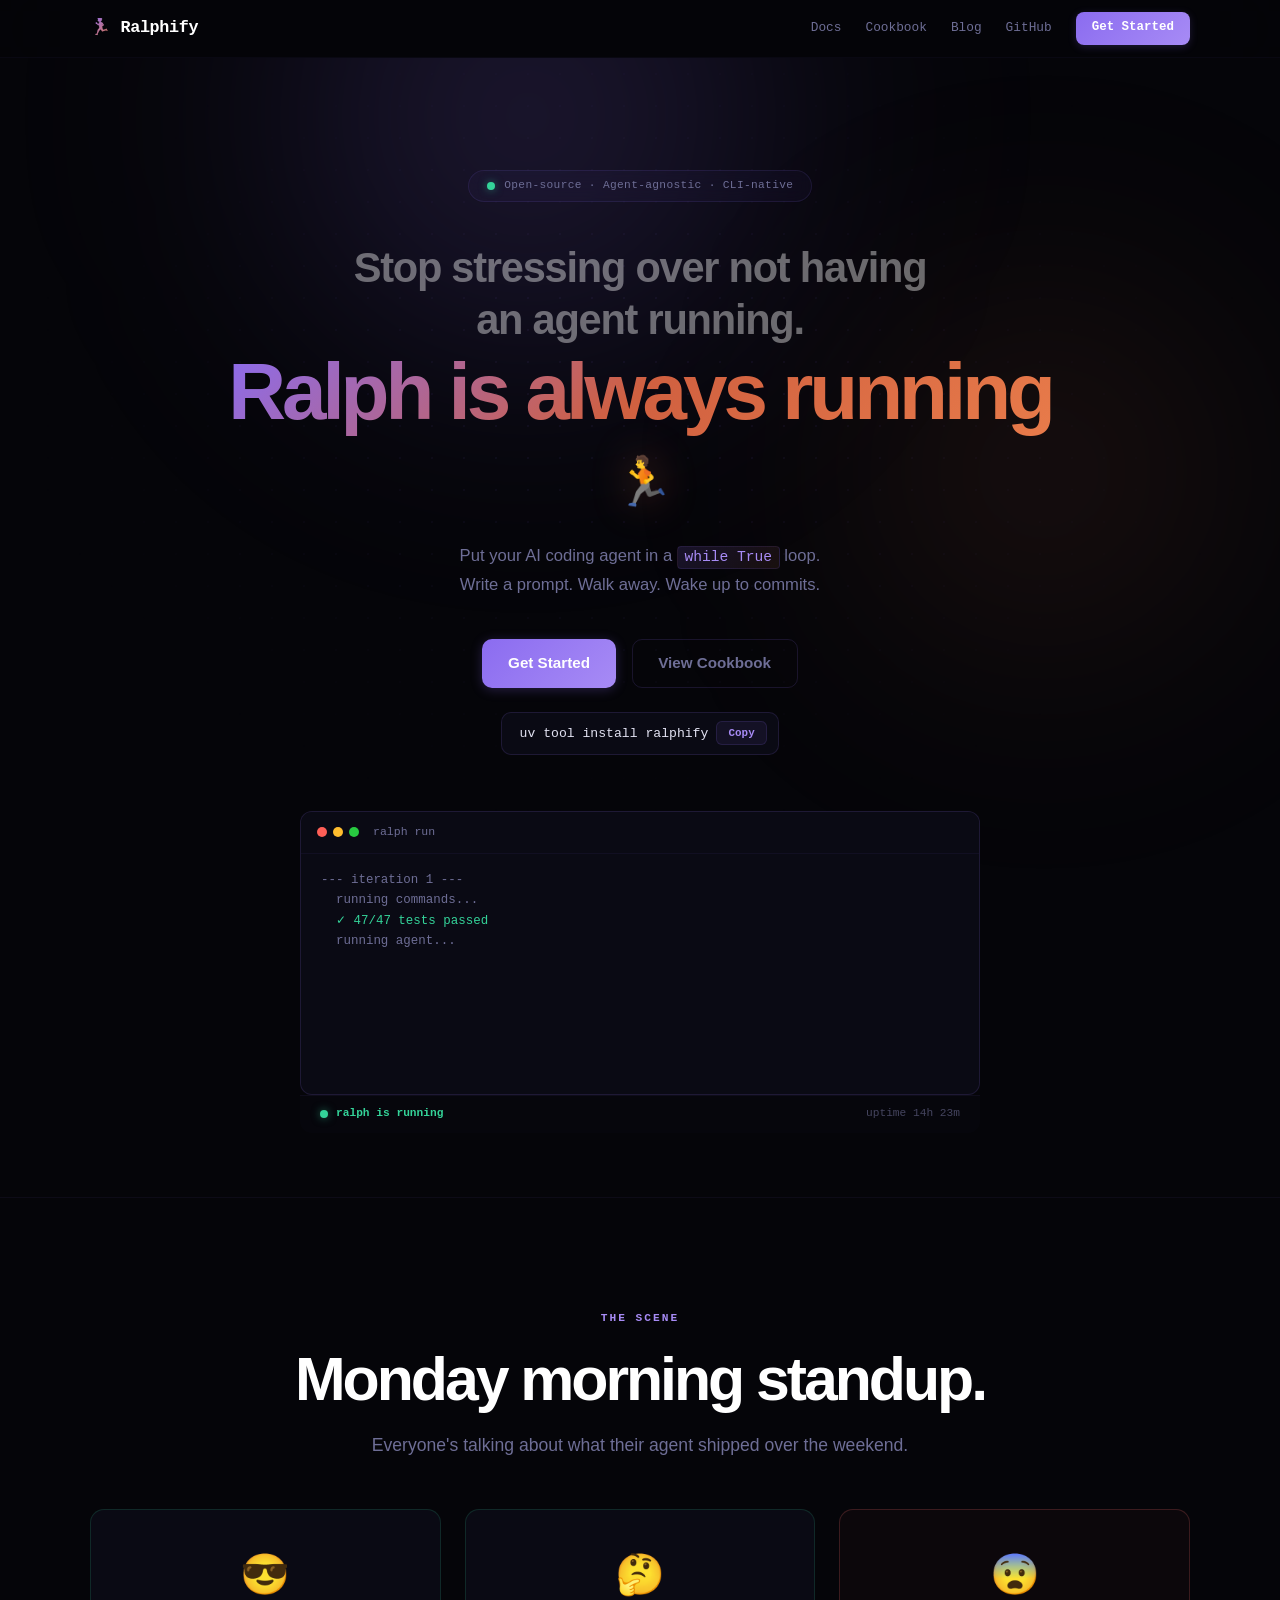
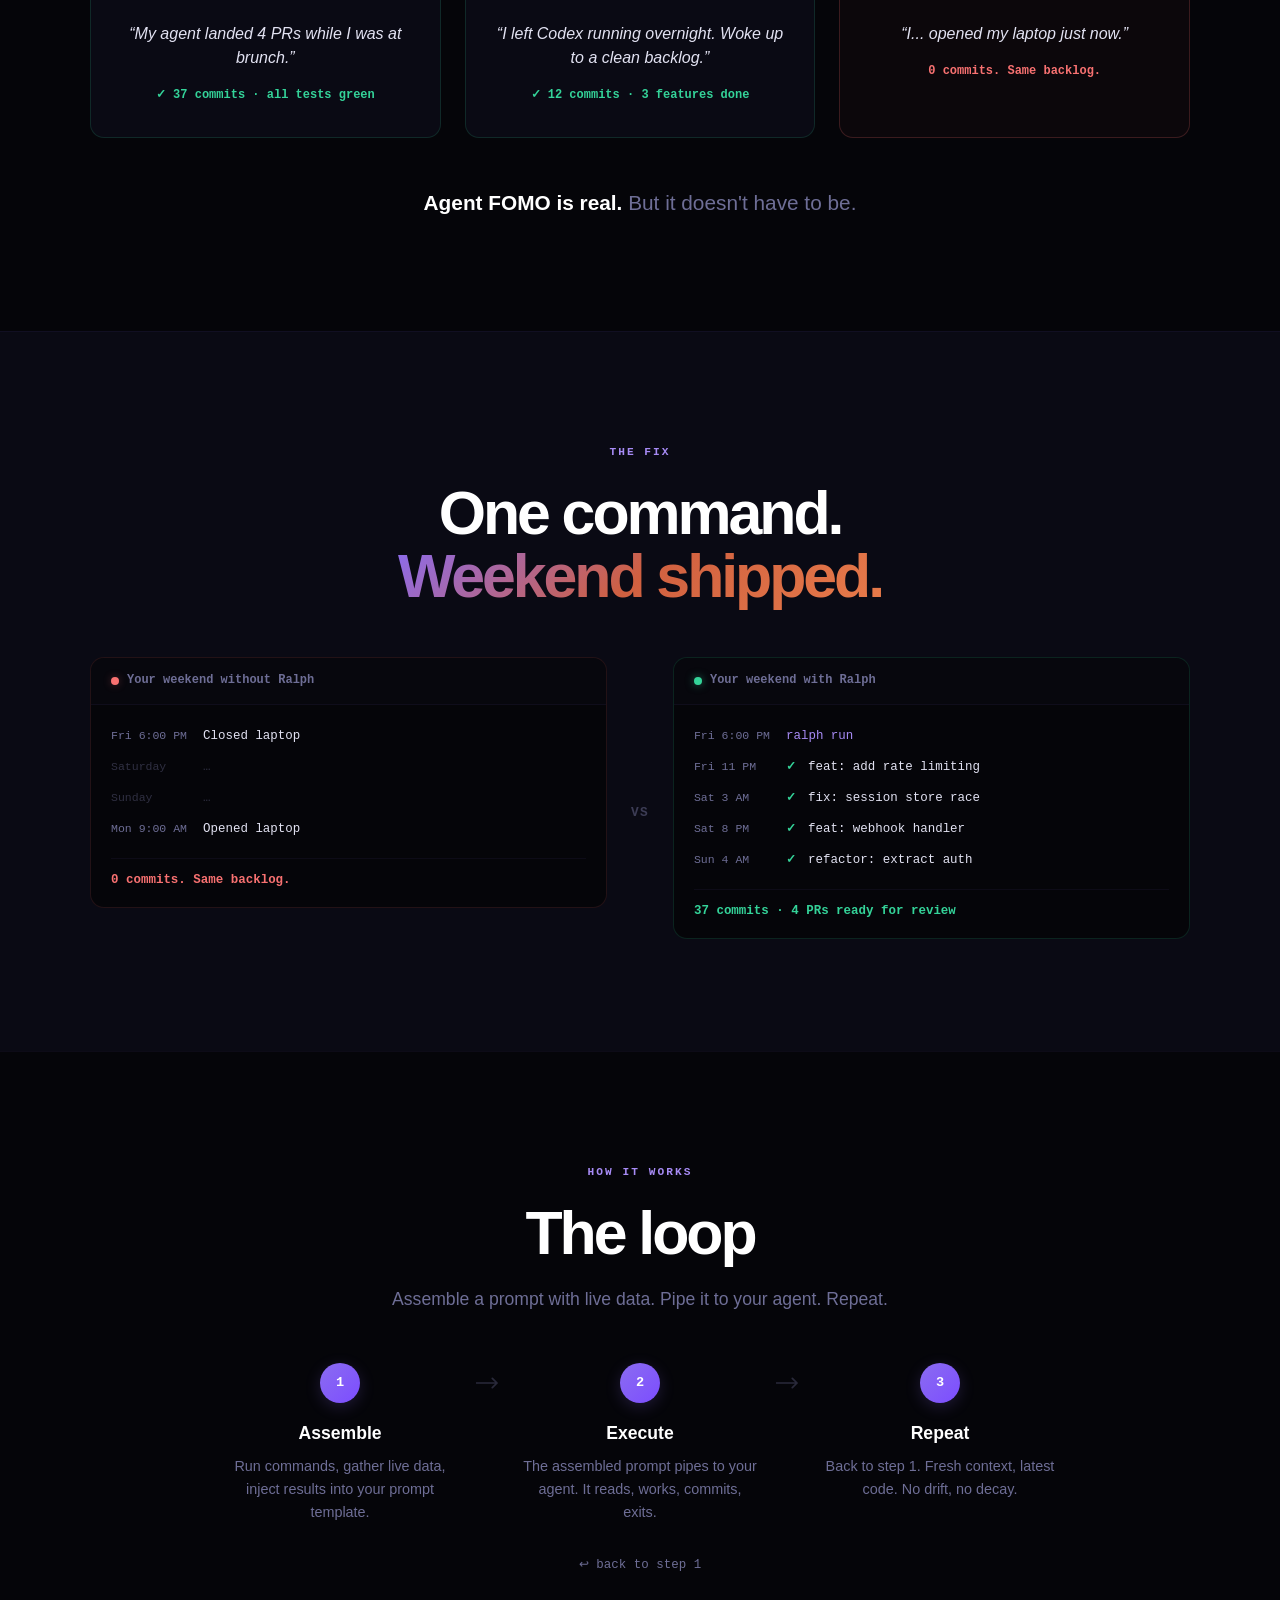
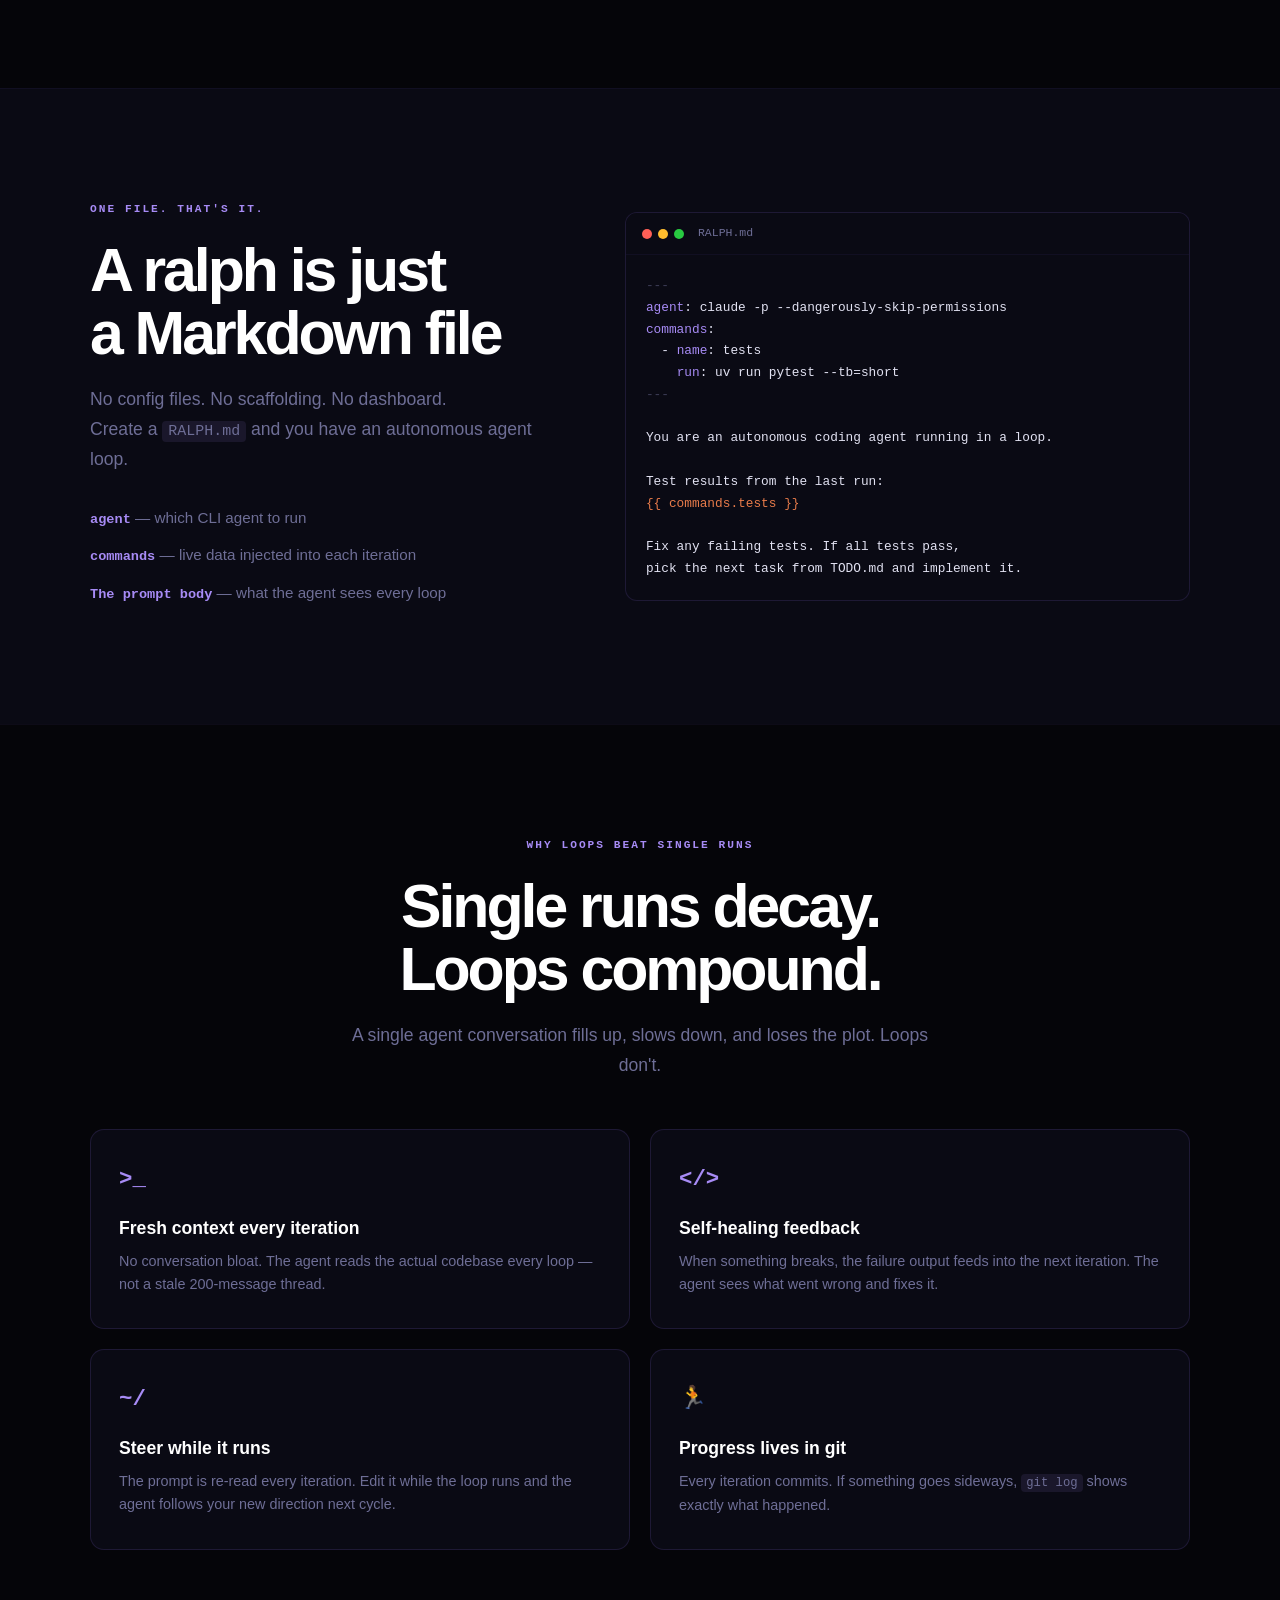
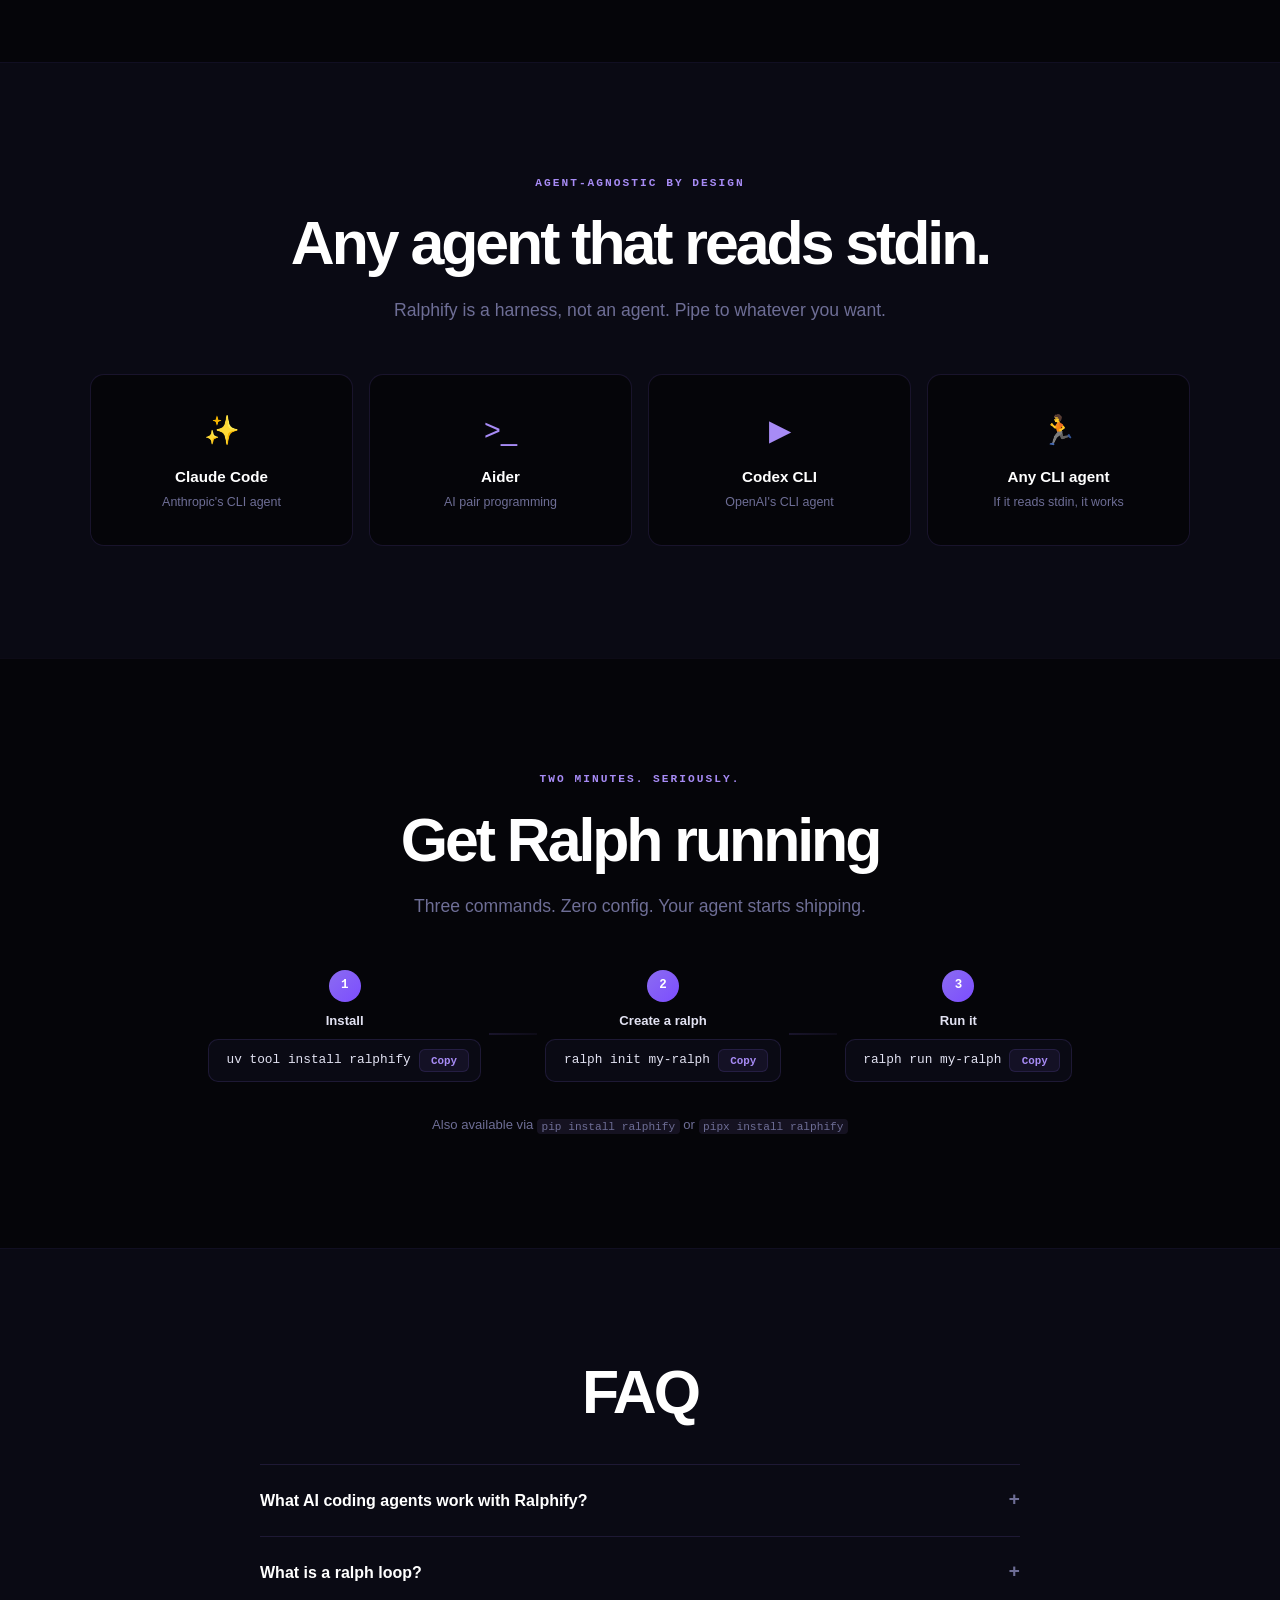
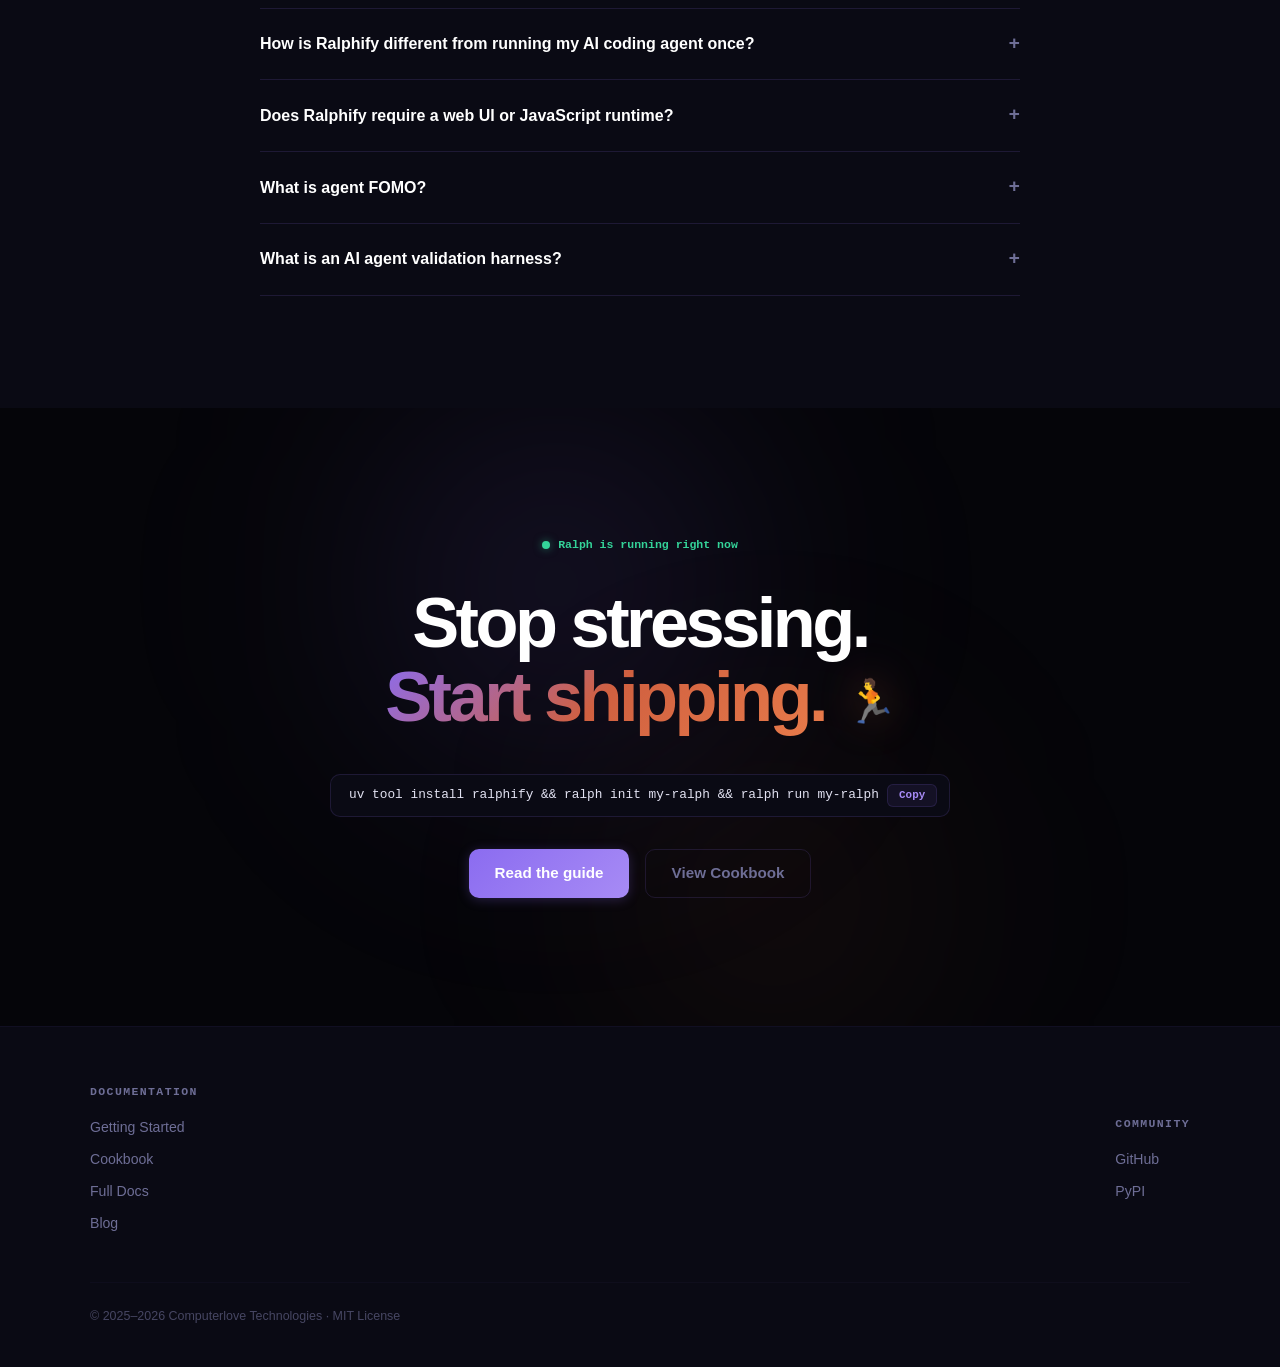
<file: website/index.html>
<!DOCTYPE html>
<html lang="en">
<head>
  <meta charset="UTF-8">
  <meta name="viewport" content="width=device-width, initial-scale=1.0">
  <title>Ralphify — Stop stressing. Ralph is always running.</title>
  <meta name="description" content="Stop stressing over not having an agent running. Ralphify puts your AI coding agent in an autonomous loop. Write a prompt. Walk away. Wake up to commits.">
  <meta name="keywords" content="AI coding agent, autonomous coding loop, CLI agent harness, AI agent loop, coding automation, ralphify, ralph loop, agentic engineering, AI pair programming, while true loop, agent FOMO">
  <meta name="author" content="Computerlove Technologies">
  <meta name="robots" content="index, follow">

  <!-- Open Graph -->
  <meta property="og:type" content="website">
  <meta property="og:title" content="Ralphify — Stop stressing. Ralph is always running.">
  <meta property="og:description" content="Stop stressing over not having an agent running. Ralphify puts your AI coding agent in an autonomous loop. Write a prompt. Walk away. Ralph keeps shipping.">
  <meta property="og:url" content="https://ralphify.co/">
  <meta property="og:site_name" content="Ralphify">
  <meta property="og:image" content="https://ralphify.co/docs/assets/cli-banner.png">
  <meta property="og:image:width" content="1124">
  <meta property="og:image:height" content="428">
  <meta property="og:image:alt" content="Ralphify CLI showing an autonomous AI coding loop with three iterations">
  <meta property="og:locale" content="en_US">

  <!-- Twitter Card -->
  <meta name="twitter:card" content="summary_large_image">
  <meta name="twitter:title" content="Ralphify — Stop stressing. Ralph is always running.">
  <meta name="twitter:description" content="Stop stressing over not having an agent running. Ralphify puts your AI coding agent in an autonomous loop. Write a prompt. Walk away. Ralph keeps shipping.">
  <meta name="twitter:image" content="https://ralphify.co/docs/assets/cli-banner.png">
  <meta name="twitter:image:alt" content="Ralphify CLI showing an autonomous AI coding loop with three iterations">

  <meta name="theme-color" content="#8B6CF0">
  <link rel="canonical" href="https://ralphify.co/">
  <link rel="preload" href="styles.css" as="style">
  <link rel="stylesheet" href="styles.css">
  <link rel="icon" href="data:image/svg+xml,<svg xmlns='http://www.w3.org/2000/svg' viewBox='0 0 100 100'><text y='.9em' font-size='90'>🏃</text></svg>">
  <link rel="apple-touch-icon" href="data:image/svg+xml,<svg xmlns='http://www.w3.org/2000/svg' viewBox='0 0 100 100'><text y='.9em' font-size='90'>🏃</text></svg>">

  <!-- Structured data -->
  <script type="application/ld+json">
  {
    "@context": "https://schema.org",
    "@type": "WebSite",
    "name": "Ralphify",
    "url": "https://ralphify.co/",
    "description": "Stop stressing over not having an agent running. Ralphify puts your AI coding agent in an autonomous while-true loop and lets it ship.",
    "publisher": {
      "@type": "Organization",
      "name": "Computerlove Technologies",
      "url": "https://github.com/computerlovetech"
    }
  }
  </script>
  <script type="application/ld+json">
  {
    "@context": "https://schema.org",
    "@type": "SoftwareApplication",
    "name": "Ralphify",
    "description": "Stop stressing over not having an agent running. Ralphify puts your AI coding agent in an autonomous loop. Write a prompt. Walk away. Ralph keeps shipping.",
    "url": "https://ralphify.co/",
    "applicationCategory": "DeveloperApplication",
    "operatingSystem": "Linux, macOS, Windows",
    "offers": {
      "@type": "Offer",
      "price": "0",
      "priceCurrency": "USD"
    },
    "author": {
      "@type": "Organization",
      "name": "Computerlove Technologies",
      "url": "https://github.com/computerlovetech"
    },
    "license": "https://github.com/computerlovetech/ralphify/blob/main/LICENSE",
    "installUrl": "https://pypi.org/project/ralphify/",
    "codeRepository": "https://github.com/computerlovetech/ralphify"
  }
  </script>
  <script type="application/ld+json">
  {
    "@context": "https://schema.org",
    "@type": "FAQPage",
    "mainEntity": [
      {
        "@type": "Question",
        "name": "What AI coding agents work with Ralphify?",
        "acceptedAnswer": {
          "@type": "Answer",
          "text": "Any agent that accepts prompts via stdin or CLI arguments — Claude Code, Aider, Codex CLI, and others. Ralphify is agent-agnostic by design."
        }
      },
      {
        "@type": "Question",
        "name": "What is a ralph loop?",
        "acceptedAnswer": {
          "@type": "Answer",
          "text": "A ralph loop is an autonomous AI coding cycle: run commands, assemble a prompt with live data, pipe it to an agent, and repeat. Each iteration starts fresh with a clean context window, so the agent never accumulates stale conversation history."
        }
      },
      {
        "@type": "Question",
        "name": "How is Ralphify different from running my AI coding agent once?",
        "acceptedAnswer": {
          "@type": "Answer",
          "text": "A single agent run fills up its context window, slows down, and loses focus. Ralphify resets the agent every iteration — it re-reads the codebase, runs commands for fresh data, and follows your latest prompt. You steer, the loop executes."
        }
      },
      {
        "@type": "Question",
        "name": "Does Ralphify require a web UI or JavaScript runtime?",
        "acceptedAnswer": {
          "@type": "Answer",
          "text": "No. Ralphify is a pure CLI tool installed via pip or uv. It runs in your terminal and works over SSH — no browser needed."
        }
      },
      {
        "@type": "Question",
        "name": "What is agent FOMO?",
        "acceptedAnswer": {
          "@type": "Answer",
          "text": "Agent FOMO is the nagging feeling that everyone else has an AI coding agent shipping code right now and you don't. Ralphify fixes this by letting you set up an autonomous coding loop in minutes — your agent runs while you're away, so you never have to stress about not having an agent running."
        }
      },
      {
        "@type": "Question",
        "name": "What is an AI agent validation harness?",
        "acceptedAnswer": {
          "@type": "Answer",
          "text": "A validation harness wraps an AI coding agent with automated checks — tests, linters, type checkers — that run after every agent action. Ralphify is a minimal harness that validates each iteration and feeds failures back to the agent, creating a self-correcting loop. The harness defines your quality bar; the agent does the work."
        }
      }
    ]
  }
  </script>
  <script type="application/ld+json">
  {
    "@context": "https://schema.org",
    "@type": "HowTo",
    "name": "How to run an AI coding agent in an autonomous loop with Ralphify",
    "description": "Install Ralphify, create a ralph, and start an autonomous AI coding loop that validates and self-corrects every iteration.",
    "totalTime": "PT2M",
    "tool": {
      "@type": "HowToTool",
      "name": "Terminal (bash, zsh, or any POSIX shell)"
    },
    "step": [
      {
        "@type": "HowToStep",
        "position": 1,
        "name": "Install Ralphify",
        "text": "Install the Ralphify CLI from PyPI using uv or pip.",
        "url": "https://ralphify.co/#install-heading",
        "itemListElement": {
          "@type": "HowToDirection",
          "text": "Run: uv tool install ralphify"
        }
      },
      {
        "@type": "HowToStep",
        "position": 2,
        "name": "Create a ralph",
        "text": "Run ralph init my-ralph in your project directory to scaffold a RALPH.md prompt file.",
        "itemListElement": {
          "@type": "HowToDirection",
          "text": "Run: ralph init my-ralph"
        }
      },
      {
        "@type": "HowToStep",
        "position": 3,
        "name": "Start the autonomous AI coding loop",
        "text": "Run ralph run my-ralph to start the loop. The agent runs commands, assembles the prompt with live data, pipes it to the agent, and repeats — fixing its own mistakes each iteration.",
        "url": "https://ralphify.co/docs/getting-started/",
        "itemListElement": {
          "@type": "HowToDirection",
          "text": "Run: ralph run my-ralph"
        }
      }
    ]
  }
  </script>
</head>
<body>
  <a href="#main-content" class="skip-link">Skip to main content</a>

  <header>
    <nav aria-label="Main navigation">
      <a href="./" class="logo" aria-label="Ralphify home"><span class="logo-symbol">🏃</span> Ralphify</a>
      <button class="nav-toggle" aria-label="Toggle navigation" aria-expanded="false" onclick="this.setAttribute('aria-expanded', this.getAttribute('aria-expanded') === 'false' ? 'true' : 'false'); this.nextElementSibling.classList.toggle('open')">
        <span></span><span></span><span></span>
      </button>
      <div class="nav-links">
        <a href="docs/">Docs</a>
        <a href="docs/cookbook/">Cookbook</a>
        <a href="docs/blog/">Blog</a>
        <a href="https://github.com/computerlovetech/ralphify" target="_blank" rel="noopener noreferrer">GitHub</a>
        <a href="docs/getting-started/" class="nav-cta">Get Started</a>
      </div>
    </nav>
  </header>

  <main id="main-content">

    <!-- ============================================ -->
    <!-- HERO                                          -->
    <!-- ============================================ -->
    <section class="hero" aria-label="Introduction">
      <div class="hero-bg" aria-hidden="true">
        <div class="hero-glow hero-glow-1"></div>
        <div class="hero-glow hero-glow-2"></div>
        <div class="hero-grid"></div>
      </div>

      <div class="hero-content">
        <div class="hero-badge">
          <span class="status-dot"></span>
          Open-source &middot; Agent-agnostic &middot; CLI-native
        </div>

        <h1 class="hero-headline">
          <span class="hero-line-muted">Stop stressing over not having</span>
          <span class="hero-line-muted">an agent running.</span>
          <span class="hero-line-bright">
            <span class="gradient-text">Ralph is always running</span>
            <span class="hero-runner" aria-hidden="true">&#x1F3C3;</span>
          </span>
        </h1>

        <p class="hero-sub">
          Put your AI coding agent in a <code>while True</code> loop.<br>
          Write a prompt. Walk away. Wake up to commits.
        </p>

        <div class="hero-actions">
          <a href="docs/getting-started/" class="btn btn-primary">Get Started</a>
          <a href="docs/cookbook/" class="btn btn-ghost">View Cookbook</a>
        </div>

        <div class="hero-install">
          <code>uv tool install ralphify</code>
          <button class="copy-btn" aria-label="Copy install command" onclick="copyCommand(this, 'uv tool install ralphify')">Copy</button>
        </div>
      </div>

      <div class="hero-terminal-wrapper">
        <div class="terminal-window">
          <div class="terminal-chrome">
            <span class="terminal-dot red"></span>
            <span class="terminal-dot yellow"></span>
            <span class="terminal-dot green"></span>
            <span class="terminal-title">ralph run</span>
          </div>
          <div class="terminal-body" id="hero-term">
            <!-- Lines injected by typing animation -->
          </div>
        </div>
        <div class="terminal-status">
          <span class="status-dot"></span>
          <span class="terminal-status-text">ralph is running</span>
          <span class="terminal-status-meta" id="uptime">uptime 14h 23m</span>
        </div>
      </div>
    </section>

    <!-- ============================================ -->
    <!-- THE SCENE — Monday standup                    -->
    <!-- ============================================ -->
    <section class="scene" aria-labelledby="scene-heading">
      <div class="section-inner">
        <p class="section-eyebrow fade-up">The scene</p>
        <h2 id="scene-heading" class="section-heading fade-up">
          Monday morning standup.
        </h2>
        <p class="section-sub fade-up">
          Everyone's talking about what their agent shipped over the weekend.
        </p>

        <div class="scene-grid fade-up">
          <div class="scene-card scene-them">
            <div class="scene-card-icon">&#x1F60E;</div>
            <p class="scene-card-quote">&ldquo;My agent landed 4 PRs while I was at brunch.&rdquo;</p>
            <div class="scene-card-commits">
              <span class="check">&#x2713;</span> 37 commits &middot; all tests green
            </div>
          </div>

          <div class="scene-card scene-them">
            <div class="scene-card-icon">&#x1F914;</div>
            <p class="scene-card-quote">&ldquo;I left Codex running overnight. Woke up to a clean backlog.&rdquo;</p>
            <div class="scene-card-commits">
              <span class="check">&#x2713;</span> 12 commits &middot; 3 features done
            </div>
          </div>

          <div class="scene-card scene-you">
            <div class="scene-card-icon">&#x1F628;</div>
            <p class="scene-card-quote">&ldquo;I... opened my laptop just now.&rdquo;</p>
            <div class="scene-card-commits scene-card-empty">
              0 commits. Same backlog.
            </div>
          </div>
        </div>

        <p class="scene-punchline fade-up">
          <strong>Agent FOMO is real.</strong> But it doesn't have to be.
        </p>
      </div>
    </section>

    <!-- ============================================ -->
    <!-- THE FIX — before/after                        -->
    <!-- ============================================ -->
    <section class="fix" aria-labelledby="fix-heading">
      <div class="section-inner">
        <p class="section-eyebrow fade-up">The fix</p>
        <h2 id="fix-heading" class="section-heading fade-up">
          One command.<br><span class="gradient-text">Weekend shipped.</span>
        </h2>

        <div class="fix-comparison fade-up">
          <div class="fix-card fix-before">
            <div class="fix-card-header">
              <span class="status-dot status-dot-dead"></span>
              Your weekend without Ralph
            </div>
            <div class="fix-card-body">
              <div class="fix-line"><span class="fix-ts">Fri 6:00 PM</span> Closed laptop</div>
              <div class="fix-line fix-empty"><span class="fix-ts">Saturday</span> &hellip;</div>
              <div class="fix-line fix-empty"><span class="fix-ts">Sunday</span> &hellip;</div>
              <div class="fix-line"><span class="fix-ts">Mon 9:00 AM</span> Opened laptop</div>
              <div class="fix-result fix-result-bad">0 commits. Same backlog.</div>
            </div>
          </div>

          <div class="fix-vs" aria-hidden="true">vs</div>

          <div class="fix-card fix-after">
            <div class="fix-card-header">
              <span class="status-dot"></span>
              Your weekend with Ralph
            </div>
            <div class="fix-card-body">
              <div class="fix-line"><span class="fix-ts">Fri 6:00 PM</span> <code>ralph run</code></div>
              <div class="fix-line"><span class="fix-ts">Fri 11 PM</span> <span class="check">&#x2713;</span> feat: add rate limiting</div>
              <div class="fix-line"><span class="fix-ts">Sat 3 AM</span> <span class="check">&#x2713;</span> fix: session store race</div>
              <div class="fix-line"><span class="fix-ts">Sat 8 PM</span> <span class="check">&#x2713;</span> feat: webhook handler</div>
              <div class="fix-line"><span class="fix-ts">Sun 4 AM</span> <span class="check">&#x2713;</span> refactor: extract auth</div>
              <div class="fix-result fix-result-good">37 commits &middot; 4 PRs ready for review</div>
            </div>
          </div>
        </div>
      </div>
    </section>

    <!-- ============================================ -->
    <!-- HOW IT WORKS — the loop                      -->
    <!-- ============================================ -->
    <section class="loop" aria-labelledby="loop-heading">
      <div class="section-inner">
        <p class="section-eyebrow fade-up">How it works</p>
        <h2 id="loop-heading" class="section-heading fade-up">The loop</h2>
        <p class="section-sub fade-up">
          Assemble a prompt with live data. Pipe it to your agent. Repeat.
        </p>

        <div class="loop-visual fade-up">
          <div class="loop-step">
            <div class="loop-num">1</div>
            <h3>Assemble</h3>
            <p>Run commands, gather live data, inject results into your prompt template.</p>
          </div>
          <div class="loop-arrow" aria-hidden="true">
            <svg viewBox="0 0 24 12" fill="none"><path d="M0 6h18m0 0l-4-4m4 4l-4 4" stroke="currentColor" stroke-width="1.5" stroke-linecap="round" stroke-linejoin="round"/></svg>
          </div>
          <div class="loop-step">
            <div class="loop-num">2</div>
            <h3>Execute</h3>
            <p>The assembled prompt pipes to your agent. It reads, works, commits, exits.</p>
          </div>
          <div class="loop-arrow" aria-hidden="true">
            <svg viewBox="0 0 24 12" fill="none"><path d="M0 6h18m0 0l-4-4m4 4l-4 4" stroke="currentColor" stroke-width="1.5" stroke-linecap="round" stroke-linejoin="round"/></svg>
          </div>
          <div class="loop-step">
            <div class="loop-num">3</div>
            <h3>Repeat</h3>
            <p>Back to step 1. Fresh context, latest code. No drift, no decay.</p>
          </div>
        </div>
        <div class="loop-return fade-up" aria-hidden="true">
          <span>&#x21A9; back to step 1</span>
        </div>
      </div>
    </section>

    <!-- ============================================ -->
    <!-- WHAT IS A RALPH                               -->
    <!-- ============================================ -->
    <section class="ralph-file" aria-labelledby="ralph-heading">
      <div class="section-inner">
        <div class="ralph-split fade-up">
          <div class="ralph-text">
            <p class="section-eyebrow left">One file. That's it.</p>
            <h2 id="ralph-heading" class="section-heading left">A ralph is just<br>a Markdown file</h2>
            <p class="section-sub left">
              No config files. No scaffolding. No dashboard.<br>
              Create a <code>RALPH.md</code> and you have an autonomous agent loop.
            </p>
            <ul class="ralph-features">
              <li><strong>agent</strong> &mdash; which CLI agent to run</li>
              <li><strong>commands</strong> &mdash; live data injected into each iteration</li>
              <li><strong>The prompt body</strong> &mdash; what the agent sees every loop</li>
            </ul>
          </div>
          <div class="ralph-code">
            <div class="terminal-window">
              <div class="terminal-chrome">
                <span class="terminal-dot red"></span>
                <span class="terminal-dot yellow"></span>
                <span class="terminal-dot green"></span>
                <span class="terminal-title">RALPH.md</span>
              </div>
              <pre><code><span class="hl-dim">---</span>
<span class="hl-key">agent</span>: claude -p --dangerously-skip-permissions
<span class="hl-key">commands</span>:
  - <span class="hl-key">name</span>: tests
    <span class="hl-key">run</span>: uv run pytest --tb=short
<span class="hl-dim">---</span>

You are an autonomous coding agent running in a loop.

Test results from the last run:
<span class="hl-placeholder">{{ commands.tests }}</span>

Fix any failing tests. If all tests pass,
pick the next task from TODO.md and implement it.</code></pre>
            </div>
          </div>
        </div>
      </div>
    </section>

    <!-- ============================================ -->
    <!-- WHY LOOPS                                     -->
    <!-- ============================================ -->
    <section class="why" aria-labelledby="why-heading">
      <div class="section-inner">
        <p class="section-eyebrow fade-up">Why loops beat single runs</p>
        <h2 id="why-heading" class="section-heading fade-up">Single runs decay.<br>Loops compound.</h2>
        <p class="section-sub fade-up">A single agent conversation fills up, slows down, and loses the plot. Loops don't.</p>
        <div class="card-grid fade-up">
          <div class="card">
            <div class="card-icon">&gt;_</div>
            <h3>Fresh context every iteration</h3>
            <p>No conversation bloat. The agent reads the actual codebase every loop &mdash; not a stale 200-message thread.</p>
          </div>
          <div class="card">
            <div class="card-icon">&lt;/&gt;</div>
            <h3>Self-healing feedback</h3>
            <p>When something breaks, the failure output feeds into the next iteration. The agent sees what went wrong and fixes it.</p>
          </div>
          <div class="card">
            <div class="card-icon">~/</div>
            <h3>Steer while it runs</h3>
            <p>The prompt is re-read every iteration. Edit it while the loop runs and the agent follows your new direction next cycle.</p>
          </div>
          <div class="card">
            <div class="card-icon">🏃</div>
            <h3>Progress lives in git</h3>
            <p>Every iteration commits. If something goes sideways, <code>git log</code> shows exactly what happened.</p>
          </div>
        </div>
      </div>
    </section>

    <!-- ============================================ -->
    <!-- AGENTS                                        -->
    <!-- ============================================ -->
    <section class="agents" aria-labelledby="agents-heading">
      <div class="section-inner">
        <p class="section-eyebrow fade-up">Agent-agnostic by design</p>
        <h2 id="agents-heading" class="section-heading fade-up">Any agent that reads stdin.</h2>
        <p class="section-sub fade-up">Ralphify is a harness, not an agent. Pipe to whatever you want.</p>
        <div class="agent-grid fade-up">
          <a href="docs/agents/" class="agent-card">
            <span class="agent-icon">&#x2728;</span>
            <span class="agent-name">Claude Code</span>
            <span class="agent-desc">Anthropic's CLI agent</span>
          </a>
          <a href="docs/agents/" class="agent-card">
            <span class="agent-icon">&gt;_</span>
            <span class="agent-name">Aider</span>
            <span class="agent-desc">AI pair programming</span>
          </a>
          <a href="docs/agents/" class="agent-card">
            <span class="agent-icon">&#x25B6;</span>
            <span class="agent-name">Codex CLI</span>
            <span class="agent-desc">OpenAI's CLI agent</span>
          </a>
          <a href="docs/agents/" class="agent-card">
            <span class="agent-icon">🏃</span>
            <span class="agent-name">Any CLI agent</span>
            <span class="agent-desc">If it reads stdin, it works</span>
          </a>
        </div>
      </div>
    </section>

    <!-- ============================================ -->
    <!-- INSTALL                                       -->
    <!-- ============================================ -->
    <section class="install" aria-labelledby="install-heading">
      <div class="section-inner">
        <p class="section-eyebrow fade-up">Two minutes. Seriously.</p>
        <h2 id="install-heading" class="section-heading fade-up">Get Ralph running</h2>
        <p class="section-sub fade-up">Three commands. Zero config. Your agent starts shipping.</p>
        <div class="install-steps fade-up">
          <div class="install-step">
            <span class="install-num">1</span>
            <span class="install-label">Install</span>
            <div class="install-cmd">
              <code>uv tool install ralphify</code>
              <button class="copy-btn" aria-label="Copy install command" onclick="copyCommand(this, 'uv tool install ralphify')">Copy</button>
            </div>
          </div>
          <div class="install-connector" aria-hidden="true"></div>
          <div class="install-step">
            <span class="install-num">2</span>
            <span class="install-label">Create a ralph</span>
            <div class="install-cmd">
              <code>ralph init my-ralph</code>
              <button class="copy-btn" aria-label="Copy init command" onclick="copyCommand(this, 'ralph init my-ralph')">Copy</button>
            </div>
          </div>
          <div class="install-connector" aria-hidden="true"></div>
          <div class="install-step">
            <span class="install-num">3</span>
            <span class="install-label">Run it</span>
            <div class="install-cmd">
              <code>ralph run my-ralph</code>
              <button class="copy-btn" aria-label="Copy run command" onclick="copyCommand(this, 'ralph run my-ralph')">Copy</button>
            </div>
          </div>
        </div>
        <p class="install-alt fade-up">Also available via <code>pip install ralphify</code> or <code>pipx install ralphify</code></p>
      </div>
    </section>

    <!-- ============================================ -->
    <!-- FAQ                                           -->
    <!-- ============================================ -->
    <section class="faq" aria-labelledby="faq-heading">
      <div class="section-inner section-inner-narrow">
        <h2 id="faq-heading" class="section-heading fade-up">FAQ</h2>
        <div class="faq-list fade-up">
          <details class="faq-item">
            <summary>What AI coding agents work with Ralphify?</summary>
            <p>Any agent that accepts prompts via stdin or CLI arguments &mdash; Claude Code, Aider, Codex CLI, and others. Ralphify is agent-agnostic by design. See <a href="docs/agents/">supported agents</a>.</p>
          </details>
          <details class="faq-item">
            <summary>What is a ralph loop?</summary>
            <p>An autonomous AI coding cycle: assemble a prompt, pipe it to an agent, let the agent work, repeat. Each iteration starts fresh &mdash; no stale context, no accumulated conversation history.</p>
          </details>
          <details class="faq-item">
            <summary>How is Ralphify different from running my AI coding agent once?</summary>
            <p>A single agent run fills up its context window, slows down, and loses focus. Ralphify resets every iteration &mdash; fresh codebase, fresh data, fresh prompt. You steer, the loop executes.</p>
          </details>
          <details class="faq-item">
            <summary>Does Ralphify require a web UI or JavaScript runtime?</summary>
            <p>No. It's a pure CLI tool. Runs in your terminal, works over SSH, no browser needed.</p>
          </details>
          <details class="faq-item">
            <summary>What is agent FOMO?</summary>
            <p>That nagging feeling that everyone else has an AI coding agent shipping code right now&thinsp;&mdash;&thinsp;and you don't. Ralph fixes this. Set it up once, and your agent runs autonomously while you're away.</p>
          </details>
          <details class="faq-item">
            <summary>What is an AI agent validation harness?</summary>
            <p>A validation harness wraps an AI coding agent with automated checks &mdash; tests, linters, type checkers &mdash; that run after every agent action. Ralphify is a minimal harness that validates each iteration and feeds failures back to the agent, creating a self-correcting loop.</p>
          </details>
        </div>
      </div>
    </section>

    <!-- ============================================ -->
    <!-- BOTTOM CTA                                    -->
    <!-- ============================================ -->
    <section class="cta-bottom" aria-labelledby="cta-bottom-heading">
      <div class="cta-bottom-bg" aria-hidden="true">
        <div class="cta-glow cta-glow-1"></div>
        <div class="cta-glow cta-glow-2"></div>
      </div>
      <div class="section-inner">
        <div class="cta-bottom-badge">
          <span class="status-dot"></span>
          Ralph is running right now
        </div>
        <h2 id="cta-bottom-heading" class="cta-bottom-headline">
          Stop stressing.<br>
          <span class="gradient-text">Start shipping.</span>
          <span class="hero-runner" aria-hidden="true">&#x1F3C3;</span>
        </h2>
        <div class="install-cmd cta-cmd">
          <code>uv tool install ralphify && ralph init my-ralph && ralph run my-ralph</code>
          <button class="copy-btn" aria-label="Copy full command" onclick="copyCommand(this, 'uv tool install ralphify && ralph init my-ralph && ralph run my-ralph')">Copy</button>
        </div>
        <div class="cta-buttons">
          <a href="docs/getting-started/" class="btn btn-primary">Read the guide</a>
          <a href="docs/cookbook/" class="btn btn-ghost">View Cookbook</a>
        </div>
      </div>
    </section>
  </main>

  <footer>
    <nav class="footer-nav" aria-label="Footer navigation">
      <div class="footer-col">
        <h3>Documentation</h3>
        <ul>
          <li><a href="docs/getting-started/">Getting Started</a></li>
          <li><a href="docs/cookbook/">Cookbook</a></li>
          <li><a href="docs/">Full Docs</a></li>
          <li><a href="docs/blog/">Blog</a></li>
        </ul>
      </div>
      <div class="footer-col">
        <h3>Community</h3>
        <ul>
          <li><a href="https://github.com/computerlovetech/ralphify" target="_blank" rel="noopener noreferrer">GitHub</a></li>
          <li><a href="https://pypi.org/project/ralphify/" target="_blank" rel="noopener noreferrer">PyPI</a></li>
        </ul>
      </div>
    </nav>
    <p class="footer-copy">&copy; 2025&ndash;2026 Computerlove Technologies &middot; <a href="https://github.com/computerlovetech/ralphify/blob/main/LICENSE" target="_blank" rel="noopener noreferrer">MIT License</a></p>
  </footer>

  <script>
    // Scroll-triggered fade-in
    const observer = new IntersectionObserver((entries) => {
      entries.forEach(entry => {
        if (entry.isIntersecting) {
          entry.target.classList.add('visible');
          observer.unobserve(entry.target);
        }
      });
    }, { threshold: 0.1, rootMargin: '0px 0px -40px 0px' });
    document.querySelectorAll('.fade-up').forEach(el => observer.observe(el));

    // Hero entrance animations
    const heroContent = document.querySelector('.hero-content');
    if (heroContent) {
      const els = heroContent.querySelectorAll('.hero-badge, .hero-line-muted, .hero-line-bright, .hero-sub, .hero-actions, .hero-install');
      els.forEach((el, i) => {
        el.style.opacity = '0';
        el.style.transform = 'translateY(24px)';
        setTimeout(() => {
          el.style.transition = 'opacity 0.8s cubic-bezier(0.16, 1, 0.3, 1), transform 0.8s cubic-bezier(0.16, 1, 0.3, 1)';
          el.style.opacity = '1';
          el.style.transform = 'translateY(0)';
        }, 100 + i * 120);
      });
      // Terminal area fade in
      const termArea = document.querySelector('.hero-terminal-wrapper');
      if (termArea) {
        termArea.style.opacity = '0';
        termArea.style.transform = 'translateY(32px)';
        setTimeout(() => {
          termArea.style.transition = 'opacity 1s cubic-bezier(0.16, 1, 0.3, 1), transform 1s cubic-bezier(0.16, 1, 0.3, 1)';
          termArea.style.opacity = '1';
          termArea.style.transform = 'translateY(0)';
        }, 900);
      }
    }

    // Scene cards staggered reveal
    const sceneGrid = document.querySelector('.scene-grid');
    if (sceneGrid) {
      const cards = sceneGrid.querySelectorAll('.scene-card');
      const sceneObs = new IntersectionObserver((entries) => {
        entries.forEach(entry => {
          if (entry.isIntersecting) {
            cards.forEach((card, i) => {
              setTimeout(() => card.classList.add('visible'), i * 200);
            });
            sceneObs.unobserve(entry.target);
          }
        });
      }, { threshold: 0.2 });
      sceneObs.observe(sceneGrid);
    }

    // Fix comparison staggered reveal
    const fixComparison = document.querySelector('.fix-comparison');
    if (fixComparison) {
      const cards = fixComparison.querySelectorAll('.fix-card');
      const fixObs = new IntersectionObserver((entries) => {
        entries.forEach(entry => {
          if (entry.isIntersecting) {
            cards.forEach((card, i) => {
              setTimeout(() => card.classList.add('visible'), i * 250);
            });
            fixObs.unobserve(entry.target);
          }
        });
      }, { threshold: 0.2 });
      fixObs.observe(fixComparison);
    }

    // Terminal typing animation
    const terminalData = [
      { type: 'header', text: '--- iteration 1 ---' },
      { type: 'check', text: '  running commands...' },
      { type: 'success', text: '  \u2713 47/47 tests passed' },
      { type: 'agent', text: '  running agent...' },
      { type: 'commit', text: '  \u2713 committed: feat: add rate limiting' },
      { type: 'blank' },
      { type: 'header', text: '--- iteration 2 ---' },
      { type: 'check', text: '  running commands...' },
      { type: 'fail', text: '  \u2717 1 test failed' },
      { type: 'agent', text: '  feeding failure to agent...' },
      { type: 'blank' },
      { type: 'header', text: '--- iteration 3 ---' },
      { type: 'check', text: '  running commands...' },
      { type: 'success', text: '  \u2713 48/48 tests passed \u2014 self-healed' },
      { type: 'agent', text: '  running agent...' },
      { type: 'commit', text: '  \u2713 committed: fix: correct mutex ordering' },
      { type: 'blank' },
      { type: 'header', text: '--- iteration 4 ---' },
      { type: 'check', text: '  running commands...' },
      { type: 'success', text: '  \u2713 49/49 tests passed' },
      { type: 'agent', text: '  running agent...' },
      { type: 'commit', text: '  \u2713 committed: feat: add webhook handler' },
      { type: 'blank' },
      { type: 'header', text: '--- iteration 5 ---' },
      { type: 'cursor', text: '  running agent...' },
    ];

    function createTermLine(data) {
      const line = document.createElement('div');
      line.className = 'term-line';
      if (data.type === 'blank') {
        line.innerHTML = '&nbsp;';
      } else if (data.type === 'header') {
        line.innerHTML = '<span class="term-dim">' + data.text + '</span>';
      } else if (data.type === 'success') {
        line.innerHTML = '<span class="term-ok">' + data.text + '</span>';
      } else if (data.type === 'fail') {
        line.innerHTML = '<span class="term-err">' + data.text + '</span>';
      } else if (data.type === 'commit') {
        const parts = data.text.split(': ');
        line.innerHTML = '<span class="term-ok">' + parts[0] + ': </span><span class="term-purple">' + parts.slice(1).join(': ') + '</span>';
      } else if (data.type === 'check' || data.type === 'agent') {
        line.innerHTML = '<span class="term-dim">' + data.text + '</span>';
      } else if (data.type === 'cursor') {
        line.innerHTML = '<span class="term-dim">' + data.text + '</span><span class="cursor-blink">\u2588</span>';
      }
      return line;
    }

    const heroTerm = document.getElementById('hero-term');
    if (heroTerm) {
      let lineIndex = 0;
      const MAX_LINES = 14;

      function addNextLine() {
        if (lineIndex >= terminalData.length) return;
        const data = terminalData[lineIndex];
        const line = createTermLine(data);
        line.style.opacity = '0';
        line.style.transform = 'translateY(4px)';
        heroTerm.appendChild(line);
        heroTerm.scrollTop = heroTerm.scrollHeight;

        while (heroTerm.children.length > MAX_LINES) {
          heroTerm.removeChild(heroTerm.firstChild);
        }

        requestAnimationFrame(() => {
          line.style.transition = 'opacity 0.3s ease, transform 0.3s ease';
          line.style.opacity = '1';
          line.style.transform = 'translateY(0)';
        });

        lineIndex++;
        let delay = 120;
        if (data.type === 'header') delay = 400;
        else if (data.type === 'check' || data.type === 'agent') delay = 800;
        else if (data.type === 'success' || data.type === 'fail') delay = 300;
        else if (data.type === 'commit') delay = 500;
        else if (data.type === 'cursor') delay = 0;

        if (lineIndex < terminalData.length) {
          setTimeout(addNextLine, delay);
        }
      }

      setTimeout(addNextLine, 1500);
    }

    // Copy to clipboard
    function copyCommand(btn, text) {
      navigator.clipboard.writeText(text).then(() => {
        btn.textContent = 'Copied!';
        btn.classList.add('copied');
        setTimeout(() => {
          btn.textContent = 'Copy';
          btn.classList.remove('copied');
        }, 2000);
      });
    }
  </script>
</body>
</html>
</file>
<file: website/styles.css>
/* Ralphify landing page — cinematic dark theme */

* {
  margin: 0;
  padding: 0;
  box-sizing: border-box;
}

:root {
  --purple: #8B6CF0;
  --purple-dark: #7C5CE0;
  --purple-light: #A78BF5;
  --purple-deep: #7C4DFF;
  --orange: #E06030;
  --orange-light: #E87B4A;
  --bg: #050509;
  --bg-surface: #0A0A14;
  --bg-elevated: #10101E;
  --border-subtle: rgba(139, 108, 240, 0.06);
  --border-medium: rgba(139, 108, 240, 0.15);
  --text: #E2E2F2;
  --text-muted: #6E6E96;
  --mono: "SF Mono", "Fira Code", "JetBrains Mono", Consolas, monospace;
  --sans: -apple-system, BlinkMacSystemFont, "Segoe UI", Roboto, sans-serif;
  --radius: 10px;
  --max-width: 1100px;
}

/* -- Utilities ------------------------------------------------ */

.sr-only {
  position: absolute;
  width: 1px;
  height: 1px;
  padding: 0;
  margin: -1px;
  overflow: hidden;
  clip: rect(0, 0, 0, 0);
  white-space: nowrap;
  border: 0;
}

.skip-link {
  position: absolute;
  top: -100%;
  left: 1rem;
  background: var(--purple);
  color: #fff;
  padding: 0.5rem 1rem;
  border-radius: var(--radius);
  font-weight: 600;
  z-index: 100;
  text-decoration: none;
  font-family: var(--sans);
}

.skip-link:focus {
  top: 0.5rem;
  color: #fff;
  text-decoration: none;
}

/* -- Base ----------------------------------------------------- */

html {
  color-scheme: dark;
  scroll-behavior: smooth;
}

body {
  font-family: var(--sans);
  color: var(--text);
  background: var(--bg);
  line-height: 1.6;
  -webkit-font-smoothing: antialiased;
  overflow-x: hidden;
}

::selection {
  background: rgba(167, 139, 245, 0.3);
  color: inherit;
}

code {
  font-family: var(--mono);
}

p code,
dd code,
li code {
  background: rgba(167, 139, 245, 0.10);
  padding: 0.15em 0.4em;
  border-radius: 4px;
  font-size: 0.85em;
}

a {
  color: var(--purple-light);
  text-decoration: none;
}

a:hover {
  text-decoration: underline;
}

/* -- Sections shared ------------------------------------------ */

section {
  padding: 7rem 2rem;
}

.section-inner {
  max-width: var(--max-width);
  margin: 0 auto;
}

.section-inner-narrow {
  max-width: 760px;
}

.section-heading {
  font-size: clamp(2.4rem, 5vw, 3.8rem);
  font-weight: 800;
  color: #fff;
  letter-spacing: -0.05em;
  line-height: 1.04;
  text-align: center;
}

.section-heading.left {
  text-align: left;
}

.section-eyebrow {
  text-align: center;
  font-family: var(--mono);
  font-size: 0.7rem;
  text-transform: uppercase;
  letter-spacing: 0.18em;
  color: var(--purple-light);
  margin-bottom: 1.25rem;
  font-weight: 600;
}

.section-eyebrow.left {
  text-align: left;
}

.section-sub {
  font-size: 1.1rem;
  color: var(--text-muted);
  text-align: center;
  max-width: 600px;
  margin: 1.25rem auto 0;
  line-height: 1.7;
}

.section-sub.left {
  text-align: left;
  margin-left: 0;
}

.section-sub strong {
  color: var(--text);
}

/* Fade-up animation */
.fade-up {
  opacity: 0;
  transform: translateY(28px);
  transition: opacity 0.7s cubic-bezier(0.16, 1, 0.3, 1), transform 0.7s cubic-bezier(0.16, 1, 0.3, 1);
}

.fade-up.visible {
  opacity: 1;
  transform: translateY(0);
}

/* Gradient text */
.gradient-text {
  background: linear-gradient(135deg, #8B6CF0 0%, #D06040 50%, #E87B4A 100%);
  -webkit-background-clip: text;
  background-clip: text;
  -webkit-text-fill-color: transparent;
}

/* -- Nav ------------------------------------------------------ */

header {
  background: rgba(5, 5, 9, 0.65);
  backdrop-filter: blur(40px) saturate(1.4);
  -webkit-backdrop-filter: blur(40px) saturate(1.4);
  border-bottom: 1px solid rgba(139, 108, 240, 0.04);
  padding: 0.75rem 2rem;
  position: sticky;
  top: 0;
  z-index: 50;
}

nav {
  max-width: var(--max-width);
  margin: 0 auto;
  display: flex;
  justify-content: space-between;
  align-items: center;
}

.logo {
  color: #fff;
  font-family: var(--mono);
  font-size: 1.05rem;
  font-weight: 700;
  text-decoration: none;
  letter-spacing: -0.02em;
}

.logo:hover {
  text-decoration: none;
}

.logo-symbol {
  background: linear-gradient(135deg, var(--purple), var(--orange-light));
  -webkit-background-clip: text;
  background-clip: text;
  -webkit-text-fill-color: transparent;
  font-weight: 700;
}

.nav-links {
  display: flex;
  gap: 1.5rem;
  align-items: center;
}

.nav-links a {
  color: var(--text-muted);
  font-family: var(--mono);
  font-size: 0.8rem;
  font-weight: 500;
  text-decoration: none;
  transition: color 0.15s ease;
}

.nav-links a:hover {
  color: #fff;
  text-decoration: none;
}

.nav-cta {
  background: linear-gradient(135deg, var(--purple), var(--purple-light));
  color: #fff !important;
  padding: 0.4rem 1rem;
  border-radius: 8px;
  font-weight: 600 !important;
  font-size: 0.78rem !important;
  transition: all 0.15s ease !important;
  box-shadow: 0 2px 8px rgba(139, 108, 240, 0.2);
}

.nav-cta:hover {
  box-shadow: 0 4px 16px rgba(139, 108, 240, 0.35);
  transform: translateY(-1px);
}

/* Hamburger toggle */
.nav-toggle {
  display: none;
  background: none;
  border: none;
  cursor: pointer;
  padding: 0.5rem;
  flex-direction: column;
  gap: 4px;
}

.nav-toggle span {
  display: block;
  width: 20px;
  height: 2px;
  background: var(--text-muted);
  border-radius: 1px;
  transition: transform 0.2s ease, opacity 0.2s ease;
}

.nav-toggle[aria-expanded="true"] span:nth-child(1) {
  transform: translateY(6px) rotate(45deg);
}

.nav-toggle[aria-expanded="true"] span:nth-child(2) {
  opacity: 0;
}

.nav-toggle[aria-expanded="true"] span:nth-child(3) {
  transform: translateY(-6px) rotate(-45deg);
}

/* -- Hero ----------------------------------------------------- */

.hero {
  position: relative;
  overflow: hidden;
  background: var(--bg);
  padding: 0 2rem 4rem;
}

.hero-bg {
  position: absolute;
  inset: 0;
  z-index: 0;
  pointer-events: none;
  overflow: hidden;
}

.hero-glow {
  position: absolute;
  border-radius: 50%;
  filter: blur(120px);
}

.hero-glow-1 {
  width: 800px;
  height: 800px;
  top: -30%;
  left: 10%;
  background: radial-gradient(circle, rgba(139, 108, 240, 0.25) 0%, transparent 60%);
  animation: glow-drift-1 22s ease-in-out infinite alternate;
}

.hero-glow-2 {
  width: 600px;
  height: 600px;
  top: 10%;
  right: -5%;
  background: radial-gradient(circle, rgba(232, 123, 74, 0.15) 0%, transparent 60%);
  animation: glow-drift-2 26s ease-in-out infinite alternate;
}

.hero-grid {
  position: absolute;
  inset: 0;
  background-image: radial-gradient(rgba(139, 108, 240, 0.06) 1px, transparent 1px);
  background-size: 32px 32px;
  mask-image: radial-gradient(ellipse 70% 55% at 50% 30%, black 15%, transparent 70%);
  -webkit-mask-image: radial-gradient(ellipse 70% 55% at 50% 30%, black 15%, transparent 70%);
}

@keyframes glow-drift-1 {
  0% { transform: translate(0, 0) scale(1); }
  100% { transform: translate(40px, 25px) scale(1.08); }
}

@keyframes glow-drift-2 {
  0% { transform: translate(0, 0) scale(1); }
  100% { transform: translate(-40px, 50px) scale(1.12); }
}

/* Hero content — centered layout */
.hero-content {
  position: relative;
  z-index: 2;
  max-width: var(--max-width);
  margin: 0 auto;
  padding-top: 7rem;
  display: flex;
  flex-direction: column;
  align-items: center;
  text-align: center;
}

.hero-badge {
  display: inline-flex;
  align-items: center;
  gap: 0.6rem;
  font-family: var(--mono);
  font-size: 0.7rem;
  color: var(--text-muted);
  padding: 0.4rem 1.1rem;
  border-radius: 100px;
  border: 1px solid rgba(139, 108, 240, 0.12);
  background: rgba(139, 108, 240, 0.04);
  margin-bottom: 2.5rem;
  letter-spacing: 0.03em;
  backdrop-filter: blur(8px);
}

.status-dot {
  width: 8px;
  height: 8px;
  border-radius: 50%;
  background: #34D399;
  display: inline-block;
  animation: pulse-glow 2s ease-in-out infinite;
  box-shadow: 0 0 8px rgba(52, 211, 153, 0.5);
  flex-shrink: 0;
}

.status-dot-dead {
  background: #F87171;
  box-shadow: 0 0 8px rgba(248, 113, 113, 0.3);
  animation: none;
}

@keyframes pulse-glow {
  0%, 100% { opacity: 1; box-shadow: 0 0 8px rgba(52, 211, 153, 0.5); }
  50% { opacity: 0.6; box-shadow: 0 0 16px rgba(52, 211, 153, 0.3); }
}

/* Hero headline */
.hero-headline {
  max-width: 900px;
  margin-bottom: 1.5rem;
}

.hero-line-muted {
  display: block;
  font-size: clamp(1.6rem, 3.5vw, 2.6rem);
  font-weight: 600;
  color: rgba(255, 255, 255, 0.4);
  letter-spacing: -0.03em;
  line-height: 1.25;
}

.hero-line-bright {
  display: block;
  font-size: clamp(2.8rem, 6.5vw, 5rem);
  font-weight: 800;
  line-height: 1.05;
  letter-spacing: -0.05em;
  margin-top: 0.25rem;
}

.hero-runner {
  display: inline-block;
  font-size: 0.6em;
  vertical-align: middle;
  margin-left: 0.1em;
  animation: runner-jog 0.5s ease-in-out infinite;
  filter: drop-shadow(0 0 20px rgba(232, 123, 74, 0.4));
}

@keyframes runner-jog {
  0%, 100% { transform: translateY(0) translateX(0); }
  25% { transform: translateY(-6px) translateX(2px); }
  50% { transform: translateY(0) translateX(4px); }
  75% { transform: translateY(-4px) translateX(2px); }
}

/* Hero sub / actions */
.hero-sub {
  font-size: clamp(1rem, 1.3vw, 1.15rem);
  color: var(--text-muted);
  margin-bottom: 2.5rem;
  line-height: 1.7;
  max-width: 480px;
  text-align: center;
}

.hero-sub code {
  background: linear-gradient(135deg, rgba(139, 108, 240, 0.15), rgba(232, 123, 74, 0.08));
  padding: 0.15em 0.45em;
  border-radius: 4px;
  font-size: 0.88em;
  color: var(--purple-light);
  border: 1px solid rgba(139, 108, 240, 0.12);
}

.hero-actions {
  display: flex;
  gap: 1rem;
  margin-bottom: 1.5rem;
}

/* Buttons */
.btn {
  display: inline-flex;
  align-items: center;
  justify-content: center;
  font-family: var(--sans);
  font-weight: 600;
  font-size: 0.95rem;
  padding: 0.7rem 1.6rem;
  border-radius: 10px;
  text-decoration: none;
  transition: all 0.15s ease;
  cursor: pointer;
  border: none;
}

.btn:hover {
  text-decoration: none;
}

.btn-primary {
  background: linear-gradient(135deg, var(--purple), var(--purple-light));
  color: #fff;
  box-shadow: 0 2px 12px rgba(139, 108, 240, 0.25);
}

.btn-primary:hover {
  box-shadow: 0 6px 24px rgba(139, 108, 240, 0.4);
  transform: translateY(-1px);
  color: #fff;
}

.btn-ghost {
  background: transparent;
  color: var(--text-muted);
  border: 1px solid rgba(139, 108, 240, 0.15);
}

.btn-ghost:hover {
  background: rgba(139, 108, 240, 0.06);
  color: #fff;
  border-color: rgba(139, 108, 240, 0.3);
}

/* Hero install command */
.hero-install {
  display: flex;
  align-items: center;
  gap: 0.5rem;
  background: var(--bg-surface);
  border: 1px solid var(--border-medium);
  border-radius: 10px;
  padding: 0.55rem 0.7rem 0.55rem 1.1rem;
  font-family: var(--mono);
  font-size: 0.82rem;
  color: var(--text-muted);
}

.hero-install code {
  color: var(--text);
}

.copy-btn {
  font-family: var(--mono);
  font-size: 0.68rem;
  font-weight: 600;
  background: rgba(139, 108, 240, 0.08);
  color: var(--purple-light);
  border: 1px solid rgba(139, 108, 240, 0.15);
  padding: 0.3rem 0.7rem;
  border-radius: 6px;
  cursor: pointer;
  transition: all 0.15s ease;
  white-space: nowrap;
}

.copy-btn:hover {
  background: rgba(139, 108, 240, 0.15);
  border-color: rgba(139, 108, 240, 0.3);
}

.copy-btn.copied {
  background: rgba(52, 211, 153, 0.12);
  color: #34D399;
  border-color: rgba(52, 211, 153, 0.2);
}

/* -- Hero terminal -------------------------------------------- */

.hero-terminal-wrapper {
  position: relative;
  z-index: 2;
  max-width: 680px;
  width: 100%;
  margin: 3.5rem auto 0;
}

.terminal-window {
  background: var(--bg-surface);
  border: 1px solid var(--border-medium);
  border-radius: 12px;
  overflow: hidden;
}

.terminal-chrome {
  display: flex;
  align-items: center;
  gap: 6px;
  padding: 0.7rem 1rem;
  border-bottom: 1px solid var(--border-subtle);
  background: rgba(10, 10, 20, 0.6);
}

.terminal-dot {
  width: 10px;
  height: 10px;
  border-radius: 50%;
}

.terminal-dot.red { background: #FF5F57; }
.terminal-dot.yellow { background: #FFBD2E; }
.terminal-dot.green { background: #28CA41; }

.terminal-title {
  font-family: var(--mono);
  font-size: 0.72rem;
  color: var(--text-muted);
  margin-left: 0.5rem;
}

.terminal-body {
  padding: 1rem 1.25rem;
  min-height: 240px;
  max-height: 320px;
  overflow-y: auto;
  font-family: var(--mono);
  font-size: 0.78rem;
  line-height: 1.65;
}

.terminal-body::-webkit-scrollbar {
  width: 0;
}

.term-line {
  white-space: pre;
}

.term-dim { color: var(--text-muted); }
.term-ok { color: #34D399; }
.term-err { color: #F87171; }
.term-purple { color: var(--purple-light); }

.cursor-blink {
  animation: blink 1s step-end infinite;
  color: var(--purple-light);
}

@keyframes blink {
  0%, 100% { opacity: 1; }
  50% { opacity: 0; }
}

.terminal-status {
  display: flex;
  align-items: center;
  gap: 0.5rem;
  padding: 0.6rem 1.25rem;
  font-family: var(--mono);
  font-size: 0.7rem;
  color: var(--text-muted);
  border-top: 1px solid var(--border-subtle);
  background: rgba(10, 10, 20, 0.3);
  border-radius: 0 0 12px 12px;
}

.terminal-status-text {
  color: #34D399;
  font-weight: 600;
}

.terminal-status-meta {
  margin-left: auto;
  opacity: 0.6;
}

/* -- Scene (Standup) ------------------------------------------ */

.scene {
  background: var(--bg);
  border-top: 1px solid var(--border-subtle);
}

.scene-grid {
  display: grid;
  grid-template-columns: repeat(3, 1fr);
  gap: 1.5rem;
  margin-top: 3rem;
}

.scene-card {
  background: var(--bg-surface);
  border: 1px solid var(--border-medium);
  border-radius: 14px;
  padding: 2rem 1.5rem;
  text-align: center;
  opacity: 0;
  transform: translateY(20px);
  transition: opacity 0.5s ease, transform 0.5s ease;
}

.scene-card.visible {
  opacity: 1;
  transform: translateY(0);
}

.scene-card-icon {
  font-size: 2.5rem;
  margin-bottom: 1rem;
}

.scene-card-quote {
  font-size: 1rem;
  color: var(--text);
  font-style: italic;
  line-height: 1.5;
  margin-bottom: 1rem;
}

.scene-card-commits {
  font-family: var(--mono);
  font-size: 0.75rem;
  color: #34D399;
  font-weight: 600;
}

.scene-card-empty {
  color: #F87171;
}

.scene-you {
  border-color: rgba(248, 113, 113, 0.2);
  background: rgba(248, 113, 113, 0.03);
}

.scene-them {
  border-color: rgba(52, 211, 153, 0.15);
}

.check {
  color: #34D399;
  font-weight: 700;
}

.scene-punchline {
  text-align: center;
  font-size: 1.3rem;
  color: var(--text-muted);
  margin-top: 3rem;
}

.scene-punchline strong {
  color: #fff;
}

/* -- Fix (Before/After) --------------------------------------- */

.fix {
  background: var(--bg-surface);
  border-top: 1px solid var(--border-subtle);
}

.fix-comparison {
  display: grid;
  grid-template-columns: 1fr auto 1fr;
  gap: 1.5rem;
  align-items: start;
  margin-top: 3rem;
}

.fix-card {
  background: var(--bg);
  border: 1px solid var(--border-medium);
  border-radius: 14px;
  overflow: hidden;
  opacity: 0;
  transform: translateY(20px);
  transition: opacity 0.5s ease, transform 0.5s ease;
}

.fix-card.visible {
  opacity: 1;
  transform: translateY(0);
}

.fix-card-header {
  display: flex;
  align-items: center;
  gap: 0.5rem;
  padding: 0.85rem 1.25rem;
  font-family: var(--mono);
  font-size: 0.75rem;
  font-weight: 600;
  color: var(--text-muted);
  border-bottom: 1px solid var(--border-subtle);
  background: rgba(10, 10, 20, 0.4);
}

.fix-card-body {
  padding: 1rem 1.25rem;
}

.fix-line {
  font-family: var(--mono);
  font-size: 0.78rem;
  padding: 0.35rem 0;
  color: var(--text);
  display: flex;
  align-items: baseline;
  gap: 0.75rem;
}

.fix-line code {
  color: var(--purple-light);
  font-size: 0.78rem;
}

.fix-empty {
  color: var(--text-muted);
  opacity: 0.4;
}

.fix-ts {
  color: var(--text-muted);
  min-width: 80px;
  font-size: 0.72rem;
  flex-shrink: 0;
}

.fix-result {
  font-family: var(--mono);
  font-size: 0.78rem;
  font-weight: 700;
  margin-top: 0.75rem;
  padding-top: 0.75rem;
  border-top: 1px solid var(--border-subtle);
}

.fix-result-bad {
  color: #F87171;
}

.fix-result-good {
  color: #34D399;
}

.fix-vs {
  font-family: var(--mono);
  font-size: 0.8rem;
  font-weight: 700;
  color: var(--text-muted);
  align-self: center;
  padding-top: 2rem;
  opacity: 0.5;
  text-transform: uppercase;
  letter-spacing: 0.1em;
}

.fix-before {
  border-color: rgba(248, 113, 113, 0.12);
}

.fix-after {
  border-color: rgba(52, 211, 153, 0.15);
}

/* -- Loop ----------------------------------------------------- */

.loop {
  background: var(--bg);
  border-top: 1px solid var(--border-subtle);
}

.loop-visual {
  display: flex;
  align-items: flex-start;
  gap: 1rem;
  margin-top: 3rem;
  justify-content: center;
}

.loop-step {
  text-align: center;
  max-width: 240px;
}

.loop-num {
  width: 40px;
  height: 40px;
  border-radius: 50%;
  background: linear-gradient(135deg, var(--purple), var(--purple-deep));
  color: #fff;
  font-family: var(--mono);
  font-weight: 700;
  font-size: 0.85rem;
  display: flex;
  align-items: center;
  justify-content: center;
  margin: 0 auto 1rem;
  box-shadow: 0 4px 16px rgba(139, 108, 240, 0.2);
}

.loop-step h3 {
  font-size: 1.1rem;
  font-weight: 700;
  color: #fff;
  margin-bottom: 0.5rem;
}

.loop-step p {
  font-size: 0.9rem;
  color: var(--text-muted);
  line-height: 1.6;
}

.loop-arrow {
  color: var(--text-muted);
  width: 28px;
  flex-shrink: 0;
  margin-top: 0.6rem;
  opacity: 0.35;
}

.loop-return {
  text-align: center;
  margin-top: 2rem;
  font-family: var(--mono);
  font-size: 0.78rem;
  color: var(--text-muted);
  opacity: 0.5;
}

/* -- Ralph file ----------------------------------------------- */

.ralph-file {
  background: var(--bg-surface);
  border-top: 1px solid var(--border-subtle);
}

.ralph-split {
  display: grid;
  grid-template-columns: 1fr 1.2fr;
  gap: 4rem;
  align-items: center;
}

.ralph-features {
  list-style: none;
  margin-top: 1.5rem;
}

.ralph-features li {
  padding: 0.4rem 0;
  font-size: 0.95rem;
  color: var(--text-muted);
}

.ralph-features li strong {
  color: var(--purple-light);
  font-family: var(--mono);
  font-size: 0.85rem;
}

.ralph-code pre {
  padding: 1.25rem;
  font-size: 0.8rem;
  line-height: 1.7;
  overflow-x: auto;
}

.hl-dim { color: var(--text-muted); opacity: 0.5; }
.hl-key { color: var(--purple-light); }
.hl-placeholder { color: var(--orange-light); }

/* -- Why loops ------------------------------------------------ */

.why {
  background: var(--bg);
  border-top: 1px solid var(--border-subtle);
}

.card-grid {
  display: grid;
  grid-template-columns: repeat(2, 1fr);
  gap: 1.25rem;
  margin-top: 3rem;
}

.card {
  background: var(--bg-surface);
  border: 1px solid var(--border-medium);
  border-radius: 14px;
  padding: 2rem 1.75rem;
  transition: transform 0.2s ease, box-shadow 0.2s ease;
}

.card:hover {
  transform: translateY(-3px);
  box-shadow: 0 8px 30px rgba(139, 108, 240, 0.08);
}

.card-icon {
  font-family: var(--mono);
  font-size: 1.4rem;
  font-weight: 700;
  color: var(--purple-light);
  margin-bottom: 1rem;
}

.card h3 {
  font-size: 1.1rem;
  font-weight: 700;
  color: #fff;
  margin-bottom: 0.5rem;
}

.card p {
  font-size: 0.9rem;
  color: var(--text-muted);
  line-height: 1.6;
}

/* -- Agents --------------------------------------------------- */

.agents {
  background: var(--bg-surface);
  border-top: 1px solid var(--border-subtle);
}

.agent-grid {
  display: grid;
  grid-template-columns: repeat(4, 1fr);
  gap: 1rem;
  margin-top: 3rem;
}

.agent-card {
  display: flex;
  flex-direction: column;
  align-items: center;
  text-align: center;
  padding: 2rem 1rem;
  background: var(--bg);
  border: 1px solid var(--border-medium);
  border-radius: 14px;
  text-decoration: none;
  transition: all 0.2s ease;
}

.agent-card:hover {
  text-decoration: none;
  transform: translateY(-3px);
  border-color: rgba(139, 108, 240, 0.3);
  box-shadow: 0 8px 24px rgba(139, 108, 240, 0.08);
}

.agent-icon {
  font-size: 1.8rem;
  margin-bottom: 0.75rem;
}

.agent-name {
  font-weight: 700;
  font-size: 0.95rem;
  color: #fff;
  margin-bottom: 0.25rem;
}

.agent-desc {
  font-size: 0.78rem;
  color: var(--text-muted);
}

/* -- Install -------------------------------------------------- */

.install {
  background: var(--bg);
  border-top: 1px solid var(--border-subtle);
}

.install-steps {
  display: flex;
  align-items: center;
  justify-content: center;
  gap: 0;
  margin-top: 3rem;
}

.install-step {
  display: flex;
  flex-direction: column;
  align-items: center;
  gap: 0.5rem;
  flex: 0 0 auto;
}

.install-num {
  width: 32px;
  height: 32px;
  border-radius: 50%;
  background: linear-gradient(135deg, var(--purple), var(--purple-deep));
  color: #fff;
  font-family: var(--mono);
  font-weight: 700;
  font-size: 0.78rem;
  display: flex;
  align-items: center;
  justify-content: center;
}

.install-label {
  font-size: 0.82rem;
  font-weight: 600;
  color: var(--text);
}

.install-cmd {
  display: flex;
  align-items: center;
  gap: 0.5rem;
  background: var(--bg-surface);
  border: 1px solid var(--border-medium);
  border-radius: 10px;
  padding: 0.55rem 0.7rem 0.55rem 1.1rem;
  font-family: var(--mono);
  font-size: 0.8rem;
}

.install-cmd code {
  color: var(--text);
}

.install-connector {
  width: 48px;
  height: 2px;
  background: linear-gradient(90deg, var(--border-medium), rgba(139, 108, 240, 0.06));
  margin: 0 0.5rem;
  margin-top: 1rem;
}

.install-alt {
  text-align: center;
  font-size: 0.82rem;
  color: var(--text-muted);
  margin-top: 2rem;
}

/* -- FAQ ------------------------------------------------------ */

.faq {
  background: var(--bg-surface);
  border-top: 1px solid var(--border-subtle);
}

.faq-list {
  margin-top: 2.5rem;
}

.faq-item {
  border-bottom: 1px solid var(--border-medium);
}

.faq-item:first-child {
  border-top: 1px solid var(--border-medium);
}

.faq-item summary {
  padding: 1.25rem 0;
  font-weight: 600;
  font-size: 1rem;
  color: #fff;
  cursor: pointer;
  list-style: none;
  display: flex;
  justify-content: space-between;
  align-items: center;
}

.faq-item summary::-webkit-details-marker {
  display: none;
}

.faq-item summary::after {
  content: '+';
  font-family: var(--mono);
  font-size: 1.2rem;
  color: var(--text-muted);
  transition: transform 0.2s ease;
}

.faq-item[open] summary::after {
  transform: rotate(45deg);
}

.faq-item p {
  padding-bottom: 1.25rem;
  font-size: 0.95rem;
  color: var(--text-muted);
  line-height: 1.7;
}

/* -- Bottom CTA ----------------------------------------------- */

.cta-bottom {
  position: relative;
  padding: 8rem 2rem;
  text-align: center;
  overflow: hidden;
}

.cta-bottom-bg {
  position: absolute;
  inset: 0;
  z-index: 0;
  pointer-events: none;
}

.cta-glow {
  position: absolute;
  border-radius: 50%;
  filter: blur(120px);
}

.cta-glow-1 {
  width: 600px;
  height: 600px;
  top: -20%;
  left: 20%;
  background: radial-gradient(circle, rgba(139, 108, 240, 0.2) 0%, transparent 60%);
}

.cta-glow-2 {
  width: 500px;
  height: 500px;
  bottom: -20%;
  right: 20%;
  background: radial-gradient(circle, rgba(232, 123, 74, 0.12) 0%, transparent 60%);
}

.cta-bottom .section-inner {
  position: relative;
  z-index: 2;
  display: flex;
  flex-direction: column;
  align-items: center;
}

.cta-bottom-badge {
  display: inline-flex;
  align-items: center;
  gap: 0.5rem;
  font-family: var(--mono);
  font-size: 0.72rem;
  color: #34D399;
  margin-bottom: 2rem;
  font-weight: 600;
}

.cta-bottom-headline {
  font-size: clamp(2.5rem, 5.5vw, 4.5rem);
  font-weight: 800;
  color: #fff;
  letter-spacing: -0.05em;
  line-height: 1.05;
  margin-bottom: 2.5rem;
}

.cta-cmd {
  margin-bottom: 2rem;
}

.cta-buttons {
  display: flex;
  gap: 1rem;
}

/* -- Footer --------------------------------------------------- */

footer {
  padding: 3.5rem 2rem 2.5rem;
  border-top: 1px solid var(--border-subtle);
  background: var(--bg-surface);
}

.footer-nav {
  max-width: var(--max-width);
  margin: 0 auto;
  display: flex;
  gap: 6rem;
  margin-bottom: 2.5rem;
}

.footer-col h3 {
  font-family: var(--mono);
  font-size: 0.72rem;
  font-weight: 600;
  text-transform: uppercase;
  letter-spacing: 0.12em;
  color: var(--text-muted);
  margin-bottom: 0.8rem;
}

.footer-col ul {
  list-style: none;
}

.footer-col li {
  margin-bottom: 0.4rem;
}

.footer-col a {
  font-size: 0.88rem;
  color: var(--text-muted);
  transition: color 0.15s ease;
}

.footer-col a:hover {
  color: #fff;
  text-decoration: none;
}

.footer-copy {
  max-width: var(--max-width);
  margin: 0 auto;
  font-size: 0.78rem;
  color: var(--text-muted);
  opacity: 0.6;
  padding-top: 1.5rem;
  border-top: 1px solid var(--border-subtle);
}

.footer-copy a {
  color: inherit;
}

/* -- Responsive ----------------------------------------------- */

@media (max-width: 768px) {
  /* Prevent horizontal overflow */
  body {
    overflow-x: hidden;
  }

  .terminal-window,
  .hero-terminal-wrapper,
  .install-cmd,
  .cta-cmd {
    max-width: 100%;
  }

  section {
    padding: 3.5rem 1rem;
  }

  .hero {
    padding: 0 1rem 2.5rem;
  }

  .hero-content {
    padding-top: 3rem;
  }

  .hero-badge {
    font-size: 0.75rem;
    padding: 0.45rem 1rem;
    gap: 0.5rem;
  }

  .hero-line-muted {
    font-size: clamp(1.1rem, 5vw, 1.6rem);
  }

  .hero-line-bright {
    font-size: clamp(2rem, 8vw, 3rem);
  }

  .hero-actions {
    flex-direction: column;
    width: 100%;
    max-width: 280px;
  }

  .btn {
    width: 100%;
    min-height: 44px;
    padding: 0.75rem 1.6rem;
  }

  .hero-install {
    max-width: 100%;
    font-size: 0.75rem;
    padding: 0.5rem 0.6rem 0.5rem 0.9rem;
  }

  .copy-btn {
    min-height: 36px;
    min-width: 44px;
    padding: 0.4rem 0.75rem;
    font-size: 0.72rem;
  }

  /* Terminal mobile */
  .term-line {
    white-space: pre-wrap;
    word-break: break-all;
  }

  .terminal-body {
    font-size: 0.72rem;
    padding: 0.75rem 1rem;
    min-height: 200px;
  }

  /* Nav mobile */
  .nav-toggle {
    display: flex;
  }

  .nav-links {
    display: none;
    position: absolute;
    top: 100%;
    left: 0;
    right: 0;
    flex-direction: column;
    background: rgba(5, 5, 9, 0.95);
    backdrop-filter: blur(40px);
    padding: 1rem 2rem 1.5rem;
    gap: 0.75rem;
    border-bottom: 1px solid var(--border-subtle);
  }

  .nav-links.open {
    display: flex;
  }

  /* Scene cards stack */
  .scene-grid {
    grid-template-columns: 1fr;
    max-width: 400px;
    margin-left: auto;
    margin-right: auto;
  }

  .scene-card {
    padding: 1.5rem 1.25rem;
  }

  .scene-card-icon {
    font-size: 2rem;
    margin-bottom: 0.75rem;
  }

  .scene-punchline {
    font-size: 1.1rem;
    margin-top: 2rem;
  }

  /* Fix comparison stack */
  .fix-comparison {
    grid-template-columns: 1fr;
    max-width: 450px;
    margin-left: auto;
    margin-right: auto;
  }

  .fix-vs {
    text-align: center;
    padding-top: 0;
  }

  .fix-card-body {
    padding: 0.75rem 1rem;
  }

  .fix-line {
    gap: 0.5rem;
    font-size: 0.72rem;
  }

  .fix-ts {
    min-width: 65px;
    font-size: 0.65rem;
  }

  /* Loop steps stack */
  .loop-visual {
    flex-direction: column;
    align-items: center;
  }

  .loop-arrow {
    transform: rotate(90deg);
    margin: 0;
  }

  .loop-step {
    max-width: 100%;
  }

  /* Ralph split stack */
  .ralph-split {
    grid-template-columns: 1fr;
    gap: 2rem;
  }

  .section-heading.left,
  .section-eyebrow.left,
  .section-sub.left {
    text-align: center;
    margin-left: auto;
    margin-right: auto;
  }

  .ralph-features {
    text-align: center;
  }

  .ralph-code pre {
    font-size: 0.72rem;
    padding: 1rem;
  }

  /* Cards stack */
  .card-grid {
    grid-template-columns: 1fr;
  }

  .card {
    padding: 1.5rem 1.25rem;
  }

  /* Agents 2 col */
  .agent-grid {
    grid-template-columns: repeat(2, 1fr);
  }

  .agent-card {
    padding: 1.5rem 0.75rem;
  }

  /* Install steps stack */
  .install-steps {
    flex-direction: column;
  }

  .install-connector {
    width: 2px;
    height: 24px;
    margin: 0;
  }

  .install-cmd {
    font-size: 0.72rem;
    padding: 0.5rem 0.6rem 0.5rem 0.9rem;
    overflow-x: auto;
  }

  /* Footer */
  .footer-nav {
    flex-direction: column;
    gap: 2rem;
  }

  /* Bottom CTA */
  .cta-bottom {
    padding: 4rem 1rem;
  }

  .cta-cmd {
    overflow-x: auto;
    max-width: 100%;
    font-size: 0.68rem;
  }

  .cta-cmd code {
    white-space: nowrap;
  }

  .cta-buttons {
    flex-direction: column;
    width: 100%;
    max-width: 280px;
  }

  .cta-buttons .btn {
    width: 100%;
  }
}

@media (max-width: 480px) {
  section {
    padding: 3rem 0.75rem;
  }

  /* Hero */
  .hero {
    padding: 0 0.75rem 2rem;
  }

  .hero-content {
    padding-top: 2.5rem;
  }

  .hero-badge {
    font-size: 0.68rem;
    padding: 0.4rem 0.8rem;
    letter-spacing: 0;
  }

  .hero-line-muted {
    font-size: clamp(1rem, 5vw, 1.4rem);
  }

  .hero-line-bright {
    font-size: clamp(1.8rem, 8vw, 2.5rem);
  }

  .hero-sub {
    font-size: 0.9rem;
    margin-bottom: 2rem;
  }

  .hero-sub br {
    display: none;
  }

  .hero-install {
    font-size: 0.68rem;
    padding: 0.45rem 0.5rem 0.45rem 0.75rem;
  }

  /* Terminal */
  .terminal-body {
    font-size: 0.65rem;
    min-height: 180px;
    padding: 0.6rem 0.75rem;
  }

  .terminal-status {
    font-size: 0.6rem;
    padding: 0.5rem 0.75rem;
  }

  /* Scene */
  .scene-grid {
    max-width: 100%;
  }

  .scene-card {
    padding: 1.25rem 1rem;
  }

  .scene-card-icon {
    font-size: 1.75rem;
    margin-bottom: 0.5rem;
  }

  .scene-card-quote {
    font-size: 0.9rem;
  }

  .scene-punchline {
    font-size: 1rem;
  }

  /* Fix comparison */
  .fix-comparison {
    max-width: 100%;
  }

  .fix-card-header {
    font-size: 0.68rem;
    padding: 0.65rem 0.9rem;
  }

  .fix-card-body {
    padding: 0.6rem 0.75rem;
  }

  .fix-line {
    font-size: 0.65rem;
    gap: 0.4rem;
  }

  .fix-ts {
    min-width: 55px;
    font-size: 0.6rem;
  }

  /* Loop */
  .loop-step h3 {
    font-size: 1rem;
  }

  .loop-step p {
    font-size: 0.85rem;
  }

  /* Ralph code */
  .ralph-code pre {
    font-size: 0.65rem;
    padding: 0.75rem;
    line-height: 1.6;
  }

  /* Cards */
  .card {
    padding: 1.25rem 1rem;
  }

  .card h3 {
    font-size: 1rem;
  }

  .card p {
    font-size: 0.85rem;
  }

  /* Agents */
  .agent-grid {
    grid-template-columns: 1fr;
  }

  .agent-card {
    padding: 1.25rem 0.75rem;
  }

  /* Install */
  .install-cmd {
    font-size: 0.65rem;
  }

  /* Bottom CTA */
  .cta-bottom {
    padding: 3rem 0.75rem;
  }

  .cta-cmd {
    font-size: 0.6rem;
  }

  .cta-bottom-headline {
    font-size: clamp(2rem, 5.5vw, 3rem);
    margin-bottom: 2rem;
  }

  /* Section headings */
  .section-heading {
    font-size: clamp(1.8rem, 5vw, 2.8rem);
  }

  .section-sub {
    font-size: 0.95rem;
  }

  .section-eyebrow {
    font-size: 0.65rem;
  }

  /* Footer */
  footer {
    padding: 2.5rem 0.75rem 2rem;
  }

  .footer-nav {
    gap: 1.5rem;
  }
}
</file>
